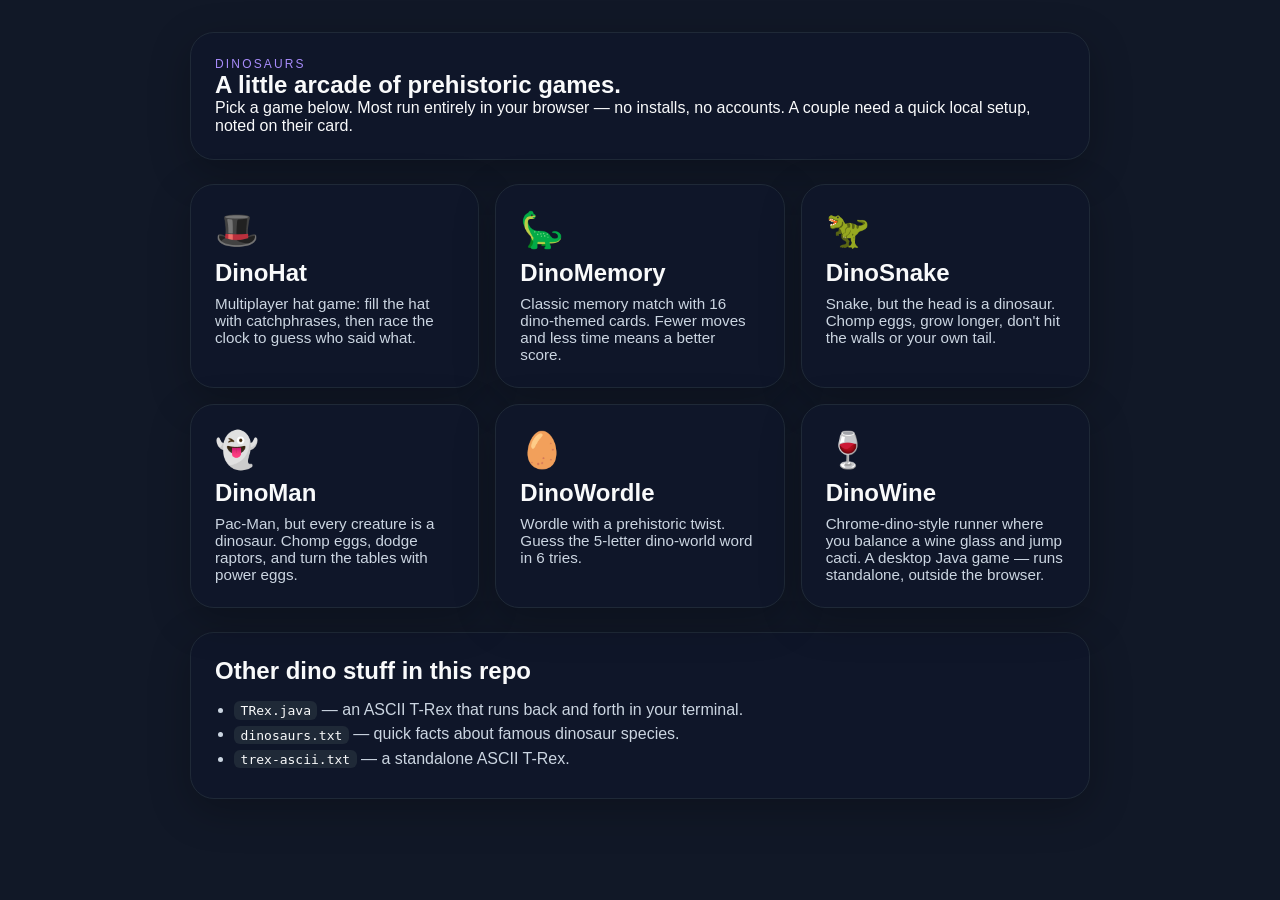
<file: index.html>
<!DOCTYPE html>
<html lang="en">
<head>
    <meta charset="UTF-8">
    <meta name="viewport" content="width=device-width, initial-scale=1.0">
    <title>Dinosaurs — Game Hub</title>
    <link rel="stylesheet" href="styles.css">
</head>
<body>
<main class="page">
    <section class="hero card">
        <p class="eyebrow">Dinosaurs</p>
        <h1>A little arcade of prehistoric games.</h1>
        <p>Pick a game below. Most run entirely in your browser — no installs, no accounts. A couple need a quick local setup, noted on their card.</p>
    </section>

    <section class="grid">
        <a class="game-card" href="DinoHat/index.html">
            <span class="game-emoji">🎩</span>
            <h2>DinoHat</h2>
            <p>Multiplayer hat game: fill the hat with catchphrases, then race the clock to guess who said what.</p>
        </a>

        <a class="game-card" href="DinoMemory/index.html">
            <span class="game-emoji">🦕</span>
            <h2>DinoMemory</h2>
            <p>Classic memory match with 16 dino-themed cards. Fewer moves and less time means a better score.</p>
        </a>

        <a class="game-card" href="DinoSnake/index.html">
            <span class="game-emoji">🦖</span>
            <h2>DinoSnake</h2>
            <p>Snake, but the head is a dinosaur. Chomp eggs, grow longer, don't hit the walls or your own tail.</p>
        </a>

        <a class="game-card" href="DinoMan/index.html">
            <span class="game-emoji">👻</span>
            <h2>DinoMan</h2>
            <p>Pac-Man, but every creature is a dinosaur. Chomp eggs, dodge raptors, and turn the tables with power eggs.</p>
        </a>

        <a class="game-card" href="DinoWordle/index.html">
            <span class="game-emoji">🥚</span>
            <h2>DinoWordle</h2>
            <p>Wordle with a prehistoric twist. Guess the 5-letter dino-world word in 6 tries.</p>
        </a>

        <a class="game-card" href="DinoWine/index.html">
            <span class="game-emoji">🍷</span>
            <h2>DinoWine</h2>
            <p>Chrome-dino-style runner where you balance a wine glass and jump cacti. A desktop Java game — runs standalone, outside the browser.</p>
        </a>
    </section>

    <section class="card stack">
        <h2>Other dino stuff in this repo</h2>
        <ul class="extras">
            <li><code>TRex.java</code> — an ASCII T-Rex that runs back and forth in your terminal.</li>
            <li><code>dinosaurs.txt</code> — quick facts about famous dinosaur species.</li>
            <li><code>trex-ascii.txt</code> — a standalone ASCII T-Rex.</li>
        </ul>
    </section>
</main>
</body>
</html>
</file>
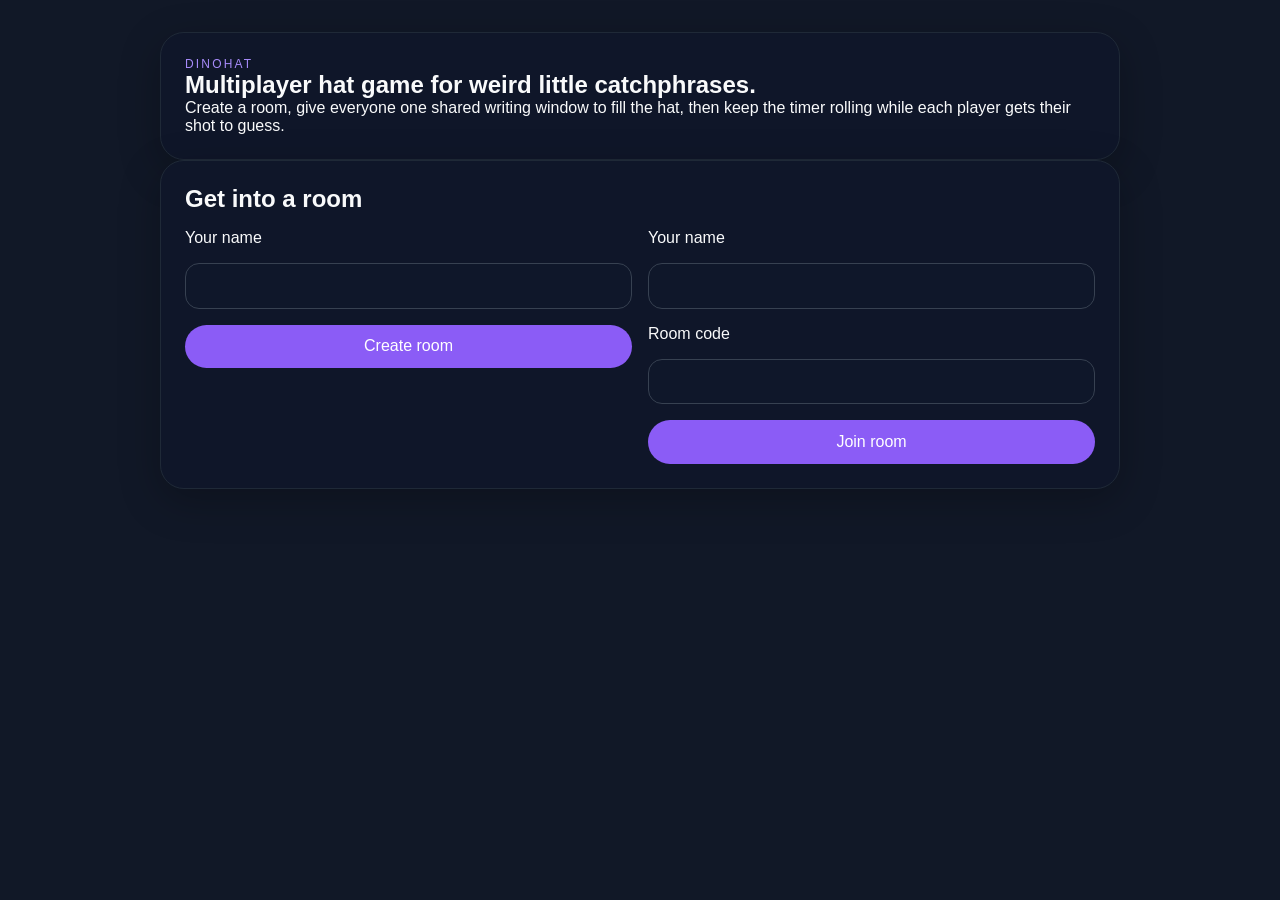
<file: DinoHat/index.html>
<!DOCTYPE html>
<html lang="en">
<head>
    <meta charset="UTF-8">
    <meta name="viewport" content="width=device-width, initial-scale=1.0">
    <title>DinoHat</title>
    <link rel="stylesheet" href="styles.css">
</head>
<body>
<main class="page">
    <section class="hero card">
        <p class="eyebrow">DinoHat</p>
        <h1>Multiplayer hat game for weird little catchphrases.</h1>
        <p>Create a room, give everyone one shared writing window to fill the hat, then keep the timer rolling while each player gets their shot to guess.</p>
    </section>

    <p id="global-message" class="status hidden"></p>

    <section id="auth-section" class="card stack">
        <h2>Get into a room</h2>
        <div class="grid">
            <form id="create-form" class="stack">
                <label for="create-name">Your name</label>
                <input id="create-name" name="playerName" maxlength="20" required>
                <button type="submit">Create room</button>
            </form>

            <form id="join-form" class="stack">
                <label for="join-name">Your name</label>
                <input id="join-name" name="playerName" maxlength="20" required>
                <label for="join-room">Room code</label>
                <input id="join-room" name="roomCode" maxlength="5" required>
                <button type="submit">Join room</button>
            </form>
        </div>
    </section>

    <section id="room-section" class="hidden stack">
        <div class="card stack">
            <div class="row">
                <div>
                    <p class="eyebrow">Room</p>
                    <h2 id="room-code">-----</h2>
                </div>
                <button id="leave-room" class="secondary">Leave room</button>
            </div>
            <p id="phase-label">Waiting in lobby.</p>
            <p id="status-message" class="status"></p>
        </div>

        <section id="finished-panel" class="card stack hidden">
            <p class="eyebrow">Stop screen</p>
            <h3>Game finished</h3>
            <p id="winner-summary" class="winner-summary"></p>
            <p class="muted">Create a new room when you want another round.</p>
        </section>

        <section id="admin-panel" class="card stack hidden">
            <div class="row">
                <div>
                    <p class="eyebrow">Admin window</p>
                    <h3>Invite and moderate players</h3>
                </div>
                <span class="pill accent">host</span>
            </div>
            <label for="invite-link">Share this invite link</label>
            <div class="inline-action">
                <input id="invite-link" readonly>
                <button id="copy-invite" type="button">Copy link</button>
            </div>
            <p class="muted">Room code: <strong id="invite-code"></strong></p>
            <p class="muted">Kick buttons show up next to every non-host player.</p>
        </section>

        <div class="grid">
            <section class="card stack">
                <h3>Players</h3>
                <ul id="players-list" class="players"></ul>
            </section>

            <section class="card stack">
                <h3>Add a clue</h3>
                <p class="muted">Each player can have up to 10 clues in the hat.</p>
                <p id="countdown-label" class="countdown hidden"></p>
                <form id="clue-form" class="stack">
                    <label for="clue-text">What do they say a lot?</label>
                    <textarea id="clue-text" name="clueText" rows="3" maxlength="120" required></textarea>
                    <label for="target-player">Who says it?</label>
                    <select id="target-player" name="targetPlayerId" required></select>
                    <button type="submit">Drop it in the hat</button>
                </form>
                <button id="start-game" class="hidden">Start 30-second clue timer</button>
            </section>
        </div>

        <section class="card stack">
            <h3>Guess round</h3>
            <p id="round-label"></p>
            <div id="guess-panel" class="hidden stack">
                <div class="clue-box">
                    <p class="eyebrow">Live clue</p>
                    <p id="active-clue"></p>
                </div>
                <form id="guess-form" class="stack">
                    <label for="guess-player">Who says that?</label>
                    <select id="guess-player" name="guessedPlayerId" required></select>
                    <button type="submit">Submit guess</button>
                </form>
            </div>
        </section>
    </section>
</main>

<script src="app.js"></script>
</body>
</html>
</file>
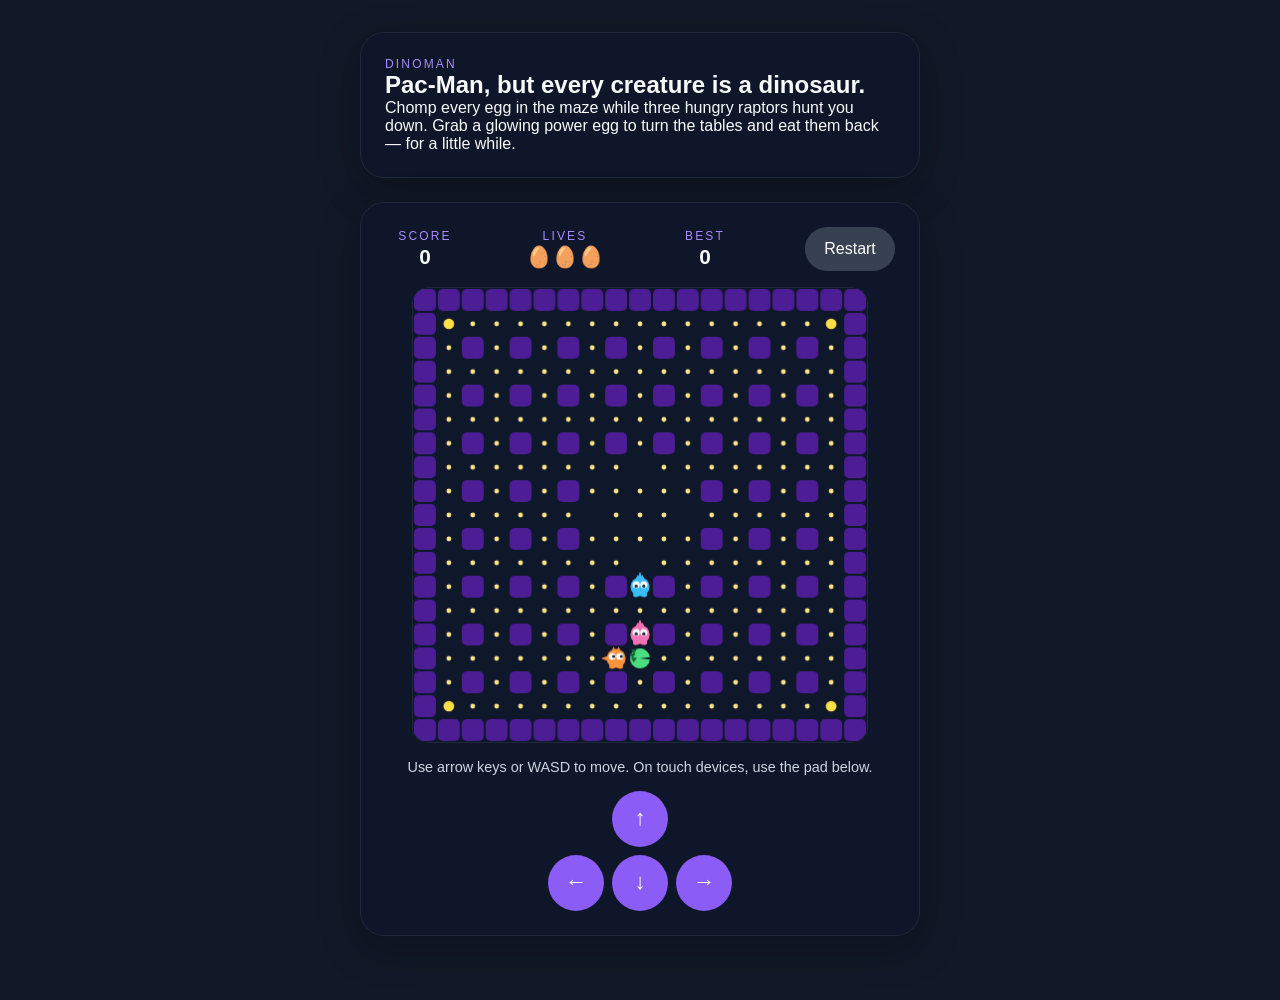
<file: DinoMan/index.html>
<!DOCTYPE html>
<html lang="en">
<head>
    <meta charset="UTF-8">
    <meta name="viewport" content="width=device-width, initial-scale=1.0">
    <title>DinoMan</title>
    <link rel="stylesheet" href="styles.css">
</head>
<body>
<main class="page">
    <section class="hero card">
        <p class="eyebrow">DinoMan</p>
        <h1>Pac-Man, but every creature is a dinosaur.</h1>
        <p>Chomp every egg in the maze while three hungry raptors hunt you down. Grab a glowing power egg to turn the tables and eat them back — for a little while.</p>
    </section>

    <section class="card stack">
        <div class="row stats-row">
            <div class="stat">
                <p class="eyebrow">Score</p>
                <p id="score" class="stat-value">0</p>
            </div>
            <div class="stat">
                <p class="eyebrow">Lives</p>
                <p id="lives" class="stat-value">🥚🥚🥚</p>
            </div>
            <div class="stat">
                <p class="eyebrow">Best</p>
                <p id="best" class="stat-value">0</p>
            </div>
            <button id="restart-button" class="secondary">Restart</button>
        </div>

        <p id="status-message" class="status hidden"></p>

        <div class="board-wrap">
            <canvas id="game-canvas" width="456" height="456" aria-label="DinoMan maze"></canvas>
        </div>

        <p class="muted">Use arrow keys or WASD to move. On touch devices, use the pad below.</p>

        <div class="dpad">
            <button type="button" class="dpad-btn dpad-up" data-direction="up" aria-label="Move up">&#8593;</button>
            <button type="button" class="dpad-btn dpad-left" data-direction="left" aria-label="Move left">&#8592;</button>
            <button type="button" class="dpad-btn dpad-down" data-direction="down" aria-label="Move down">&#8595;</button>
            <button type="button" class="dpad-btn dpad-right" data-direction="right" aria-label="Move right">&#8594;</button>
        </div>
    </section>
</main>

<script src="app.js"></script>
</body>
</html>
</file>
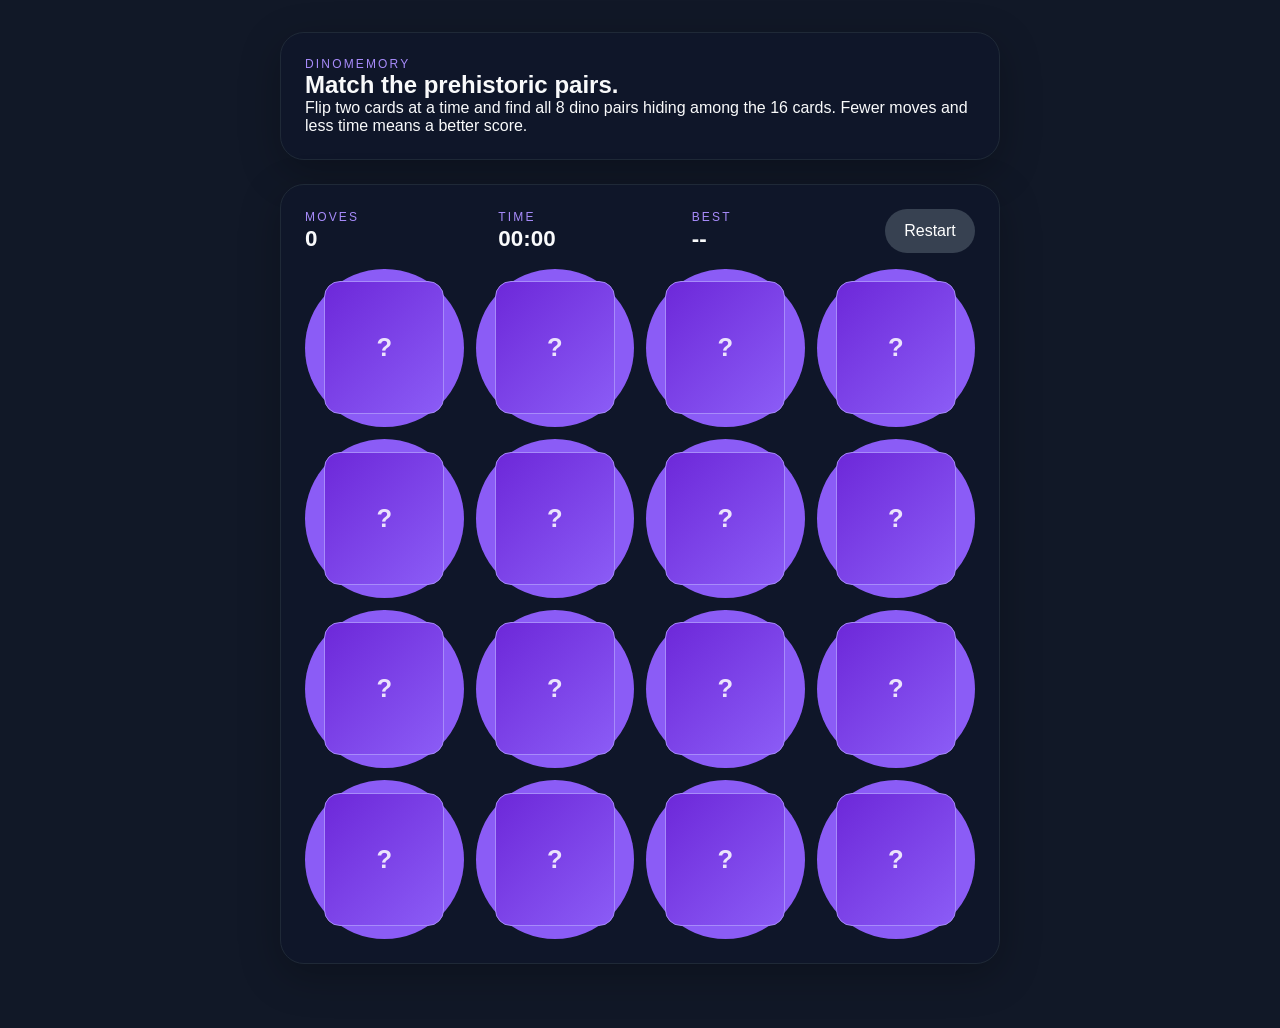
<file: DinoMemory/index.html>
<!DOCTYPE html>
<html lang="en">
<head>
    <meta charset="UTF-8">
    <meta name="viewport" content="width=device-width, initial-scale=1.0">
    <title>DinoMemory</title>
    <link rel="stylesheet" href="styles.css">
</head>
<body>
<main class="page">
    <section class="hero card">
        <p class="eyebrow">DinoMemory</p>
        <h1>Match the prehistoric pairs.</h1>
        <p>Flip two cards at a time and find all 8 dino pairs hiding among the 16 cards. Fewer moves and less time means a better score.</p>
    </section>

    <section class="card stack">
        <div class="row stats-row">
            <div class="stat">
                <p class="eyebrow">Moves</p>
                <p id="moves" class="stat-value">0</p>
            </div>
            <div class="stat">
                <p class="eyebrow">Time</p>
                <p id="timer" class="stat-value">00:00</p>
            </div>
            <div class="stat">
                <p class="eyebrow">Best</p>
                <p id="best" class="stat-value">--</p>
            </div>
            <button id="restart-button" class="secondary">Restart</button>
        </div>

        <p id="win-message" class="status hidden"></p>

        <div id="board" class="board" aria-label="Memory game board"></div>
    </section>
</main>

<script src="app.js"></script>
</body>
</html>
</file>
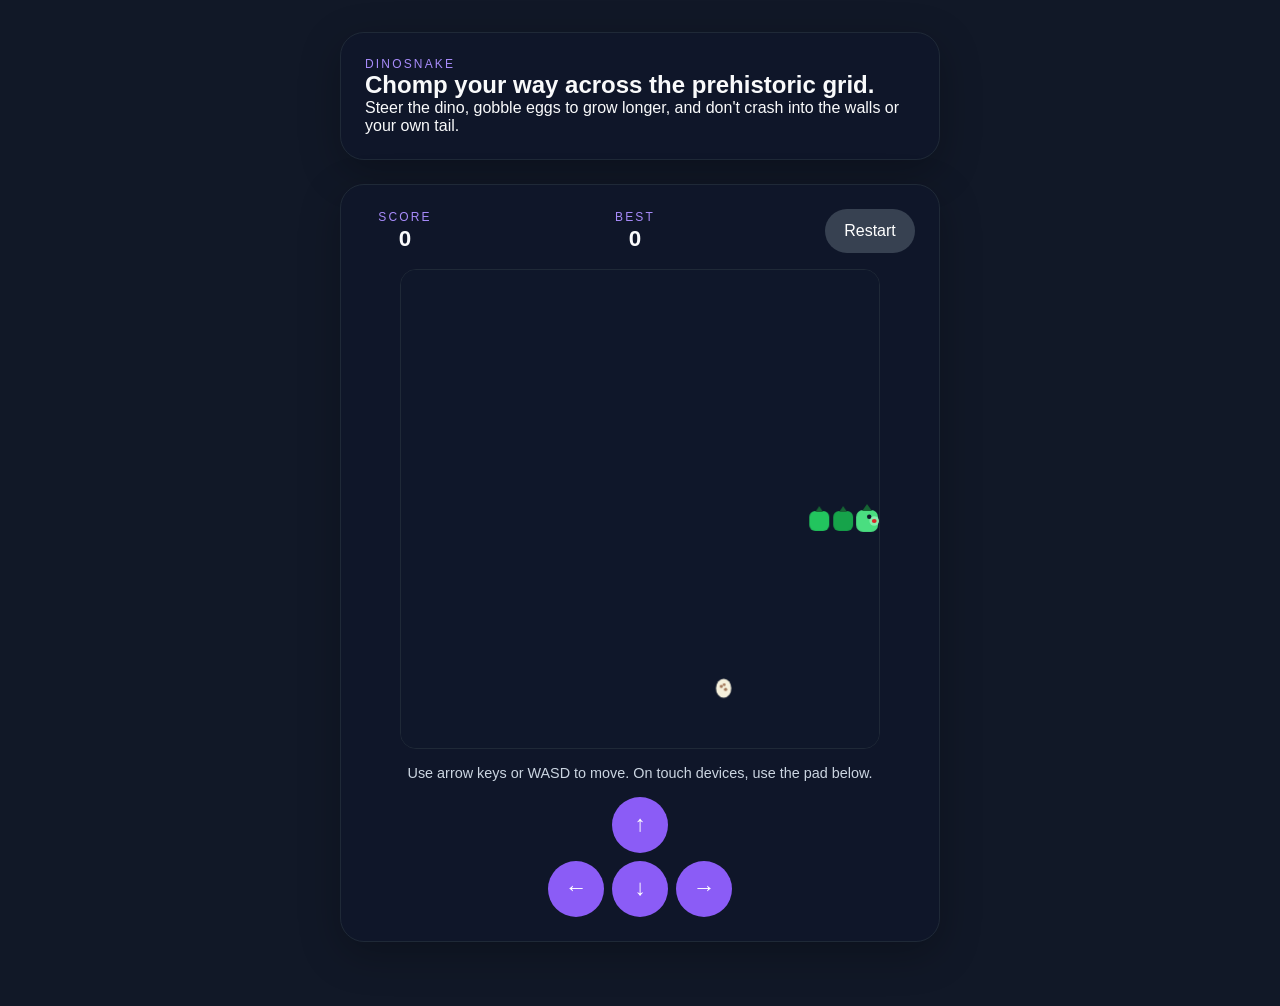
<file: DinoSnake/index.html>
<!DOCTYPE html>
<html lang="en">
<head>
    <meta charset="UTF-8">
    <meta name="viewport" content="width=device-width, initial-scale=1.0">
    <title>DinoSnake</title>
    <link rel="stylesheet" href="styles.css">
</head>
<body>
<main class="page">
    <section class="hero card">
        <p class="eyebrow">DinoSnake</p>
        <h1>Chomp your way across the prehistoric grid.</h1>
        <p>Steer the dino, gobble eggs to grow longer, and don't crash into the walls or your own tail.</p>
    </section>

    <section class="card stack">
        <div class="row stats-row">
            <div class="stat">
                <p class="eyebrow">Score</p>
                <p id="score" class="stat-value">0</p>
            </div>
            <div class="stat">
                <p class="eyebrow">Best</p>
                <p id="best" class="stat-value">0</p>
            </div>
            <button id="restart-button" class="secondary">Restart</button>
        </div>

        <p id="status-message" class="status hidden"></p>

        <div class="board-wrap">
            <canvas id="game-canvas" width="480" height="480" aria-label="DinoSnake game board"></canvas>
        </div>

        <p class="muted">Use arrow keys or WASD to move. On touch devices, use the pad below.</p>

        <div class="dpad">
            <button type="button" class="dpad-btn dpad-up" data-direction="up" aria-label="Move up">&#8593;</button>
            <button type="button" class="dpad-btn dpad-left" data-direction="left" aria-label="Move left">&#8592;</button>
            <button type="button" class="dpad-btn dpad-down" data-direction="down" aria-label="Move down">&#8595;</button>
            <button type="button" class="dpad-btn dpad-right" data-direction="right" aria-label="Move right">&#8594;</button>
        </div>
    </section>
</main>

<script src="app.js"></script>
</body>
</html>
</file>
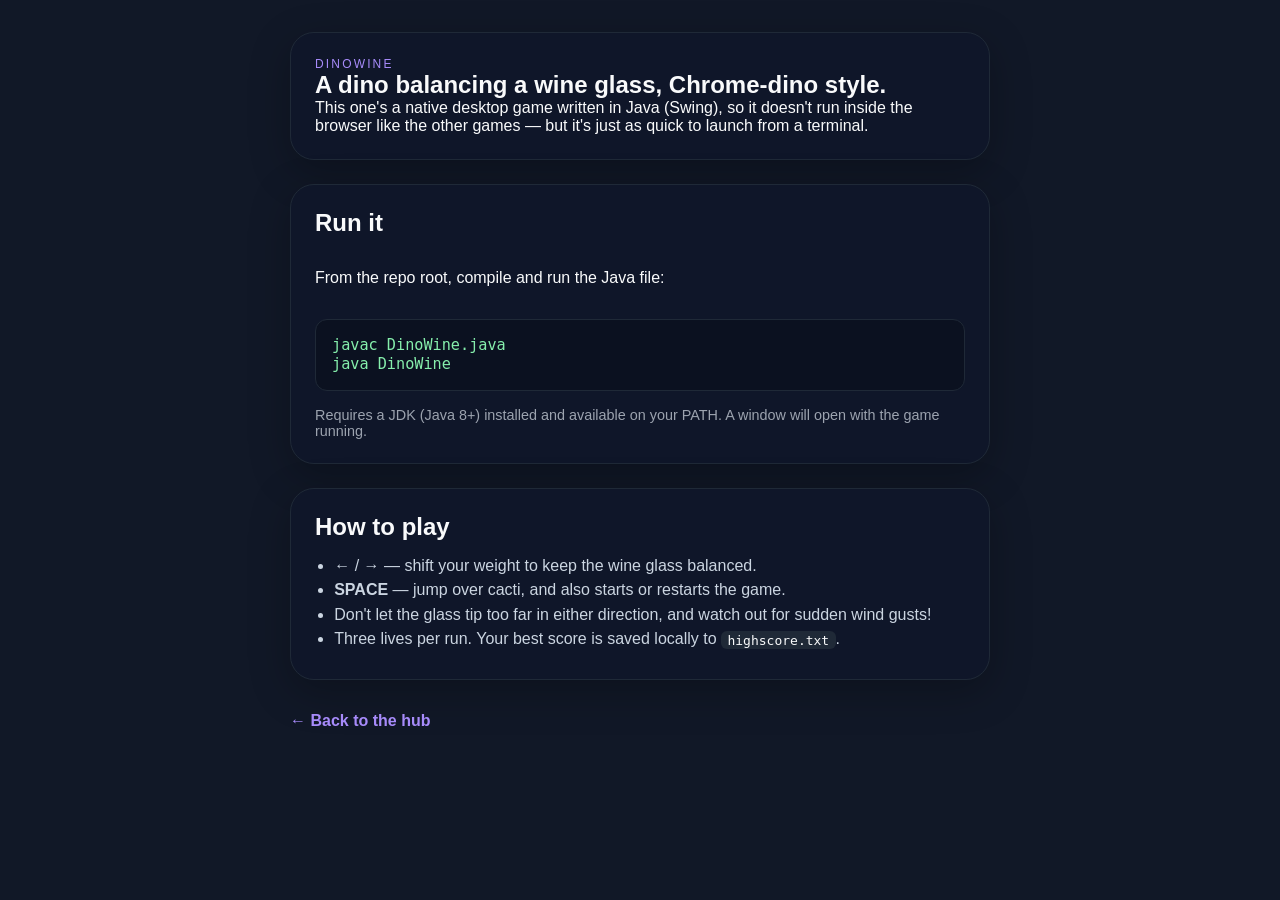
<file: DinoWine/index.html>
<!DOCTYPE html>
<html lang="en">
<head>
    <meta charset="UTF-8">
    <meta name="viewport" content="width=device-width, initial-scale=1.0">
    <title>DinoWine</title>
    <link rel="stylesheet" href="styles.css">
</head>
<body>
<main class="page">
    <section class="hero card">
        <p class="eyebrow">DinoWine</p>
        <h1>A dino balancing a wine glass, Chrome-dino style.</h1>
        <p>This one's a native desktop game written in Java (Swing), so it doesn't run inside the browser like the other games — but it's just as quick to launch from a terminal.</p>
    </section>

    <section class="card stack">
        <h2>Run it</h2>
        <p>From the repo root, compile and run the Java file:</p>
        <pre class="code-block"><code>javac DinoWine.java
java DinoWine</code></pre>
        <p class="muted">Requires a JDK (Java 8+) installed and available on your PATH. A window will open with the game running.</p>
    </section>

    <section class="card stack">
        <h2>How to play</h2>
        <ul class="extras">
            <li><strong>&larr;</strong> / <strong>&rarr;</strong> &mdash; shift your weight to keep the wine glass balanced.</li>
            <li><strong>SPACE</strong> &mdash; jump over cacti, and also starts or restarts the game.</li>
            <li>Don't let the glass tip too far in either direction, and watch out for sudden wind gusts!</li>
            <li>Three lives per run. Your best score is saved locally to <code>highscore.txt</code>.</li>
        </ul>
    </section>

    <p><a class="back-link" href="../index.html">&larr; Back to the hub</a></p>
</main>
</body>
</html>
</file>
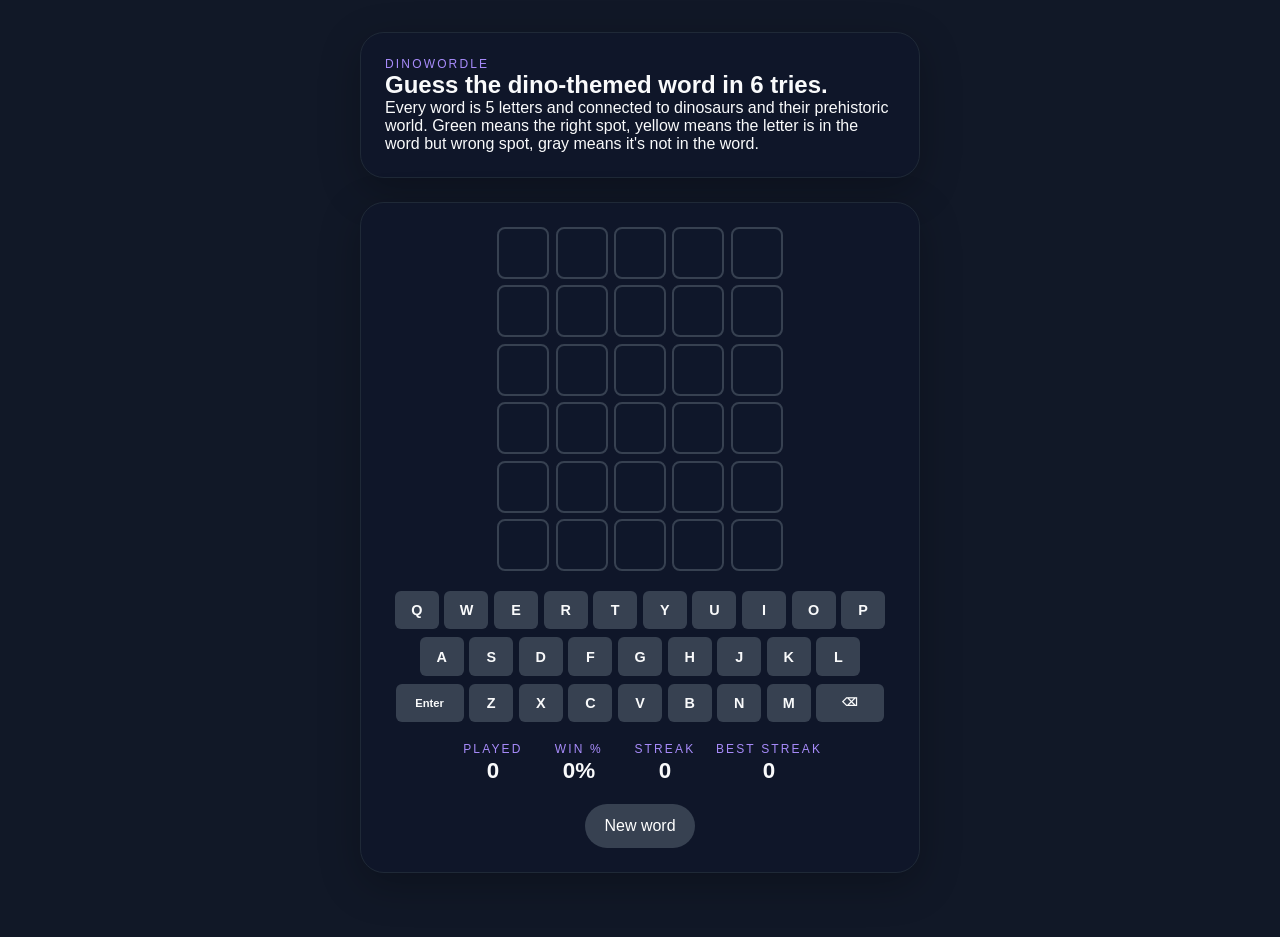
<file: DinoWordle/index.html>
<!DOCTYPE html>
<html lang="en">
<head>
    <meta charset="UTF-8">
    <meta name="viewport" content="width=device-width, initial-scale=1.0">
    <title>DinoWordle</title>
    <link rel="stylesheet" href="styles.css">
</head>
<body>
<main class="page">
    <section class="hero card">
        <p class="eyebrow">DinoWordle</p>
        <h1>Guess the dino-themed word in 6 tries.</h1>
        <p>Every word is 5 letters and connected to dinosaurs and their prehistoric world. Green means the right spot, yellow means the letter is in the word but wrong spot, gray means it's not in the word.</p>
    </section>

    <section class="card stack">
        <p id="message-banner" class="status hidden"></p>

        <div id="board" class="board" aria-label="DinoWordle board"></div>

        <div id="keyboard" class="keyboard" aria-label="On-screen keyboard"></div>

        <div class="row stats-row">
            <div class="stat">
                <p class="eyebrow">Played</p>
                <p id="stat-played" class="stat-value">0</p>
            </div>
            <div class="stat">
                <p class="eyebrow">Win %</p>
                <p id="stat-winpct" class="stat-value">0</p>
            </div>
            <div class="stat">
                <p class="eyebrow">Streak</p>
                <p id="stat-streak" class="stat-value">0</p>
            </div>
            <div class="stat">
                <p class="eyebrow">Best streak</p>
                <p id="stat-best" class="stat-value">0</p>
            </div>
        </div>

        <div class="row action-row">
            <button id="share-button" class="secondary hidden">Copy result</button>
            <button id="new-word-button" class="secondary">New word</button>
        </div>
    </section>
</main>

<script src="app.js"></script>
</body>
</html>
</file>
<file: styles.css>
* {
    box-sizing: border-box;
}

body {
    margin: 0;
    font-family: Arial, Helvetica, sans-serif;
    background: #111827;
    color: #f9fafb;
}

.page {
    width: min(900px, calc(100% - 2rem));
    margin: 2rem auto 4rem;
}

.card {
    background: rgba(15, 23, 42, 0.95);
    border: 1px solid #1f2937;
    border-radius: 24px;
    padding: 1.5rem;
    box-shadow: 0 12px 40px rgba(0, 0, 0, 0.25);
    margin-top: 1.5rem;
}

.stack {
    display: flex;
    flex-direction: column;
    gap: 1rem;
}

.eyebrow {
    margin: 0;
    text-transform: uppercase;
    letter-spacing: 0.18em;
    color: #a78bfa;
    font-size: 0.75rem;
}

.hero h1,
.hero p,
h2 {
    margin: 0;
}

.grid {
    display: grid;
    grid-template-columns: repeat(auto-fit, minmax(220px, 1fr));
    gap: 1rem;
    margin-top: 1.5rem;
}

.game-card {
    display: flex;
    flex-direction: column;
    gap: 0.5rem;
    background: rgba(15, 23, 42, 0.95);
    border: 1px solid #1f2937;
    border-radius: 24px;
    padding: 1.5rem;
    text-decoration: none;
    color: #f9fafb;
    box-shadow: 0 12px 40px rgba(0, 0, 0, 0.25);
    transition: transform 0.15s ease, border-color 0.15s ease;
}

.game-card:hover {
    transform: translateY(-4px);
    border-color: #8b5cf6;
}

.game-card h2 {
    margin: 0;
}

.game-card p {
    margin: 0;
    color: #cbd5e1;
    font-size: 0.95rem;
}

.game-emoji {
    font-size: 2.2rem;
}

.extras {
    margin: 0;
    padding-left: 1.2rem;
    color: #cbd5e1;
}

.extras li {
    margin-bottom: 0.4rem;
}

.extras code {
    background: #1f2937;
    padding: 0.1rem 0.4rem;
    border-radius: 6px;
    color: #f9fafb;
}

@media (max-width: 480px) {
    .page {
        width: min(100% - 1rem, 900px);
        margin-top: 1rem;
    }
}
</file>
<file: DinoHat/styles.css>
* {
    box-sizing: border-box;
}

body {
    margin: 0;
    font-family: Arial, Helvetica, sans-serif;
    background: #111827;
    color: #f9fafb;
}

button,
input,
textarea,
select {
    font: inherit;
}

button {
    border: 0;
    border-radius: 999px;
    background: #8b5cf6;
    color: #fff;
    padding: 0.8rem 1.2rem;
    cursor: pointer;
}

button.secondary {
    background: #374151;
}

button.danger {
    background: #dc2626;
}

button.small {
    padding: 0.55rem 0.9rem;
}

input,
textarea,
select {
    width: 100%;
    border: 1px solid #374151;
    border-radius: 14px;
    padding: 0.8rem 1rem;
    background: #0f172a;
    color: #f9fafb;
}

textarea {
    resize: vertical;
}

.page {
    width: min(960px, calc(100% - 2rem));
    margin: 2rem auto 4rem;
}

.card {
    background: rgba(15, 23, 42, 0.95);
    border: 1px solid #1f2937;
    border-radius: 24px;
    padding: 1.5rem;
    box-shadow: 0 12px 40px rgba(0, 0, 0, 0.25);
}

.stack {
    display: flex;
    flex-direction: column;
    gap: 1rem;
}

.grid {
    display: grid;
    grid-template-columns: repeat(auto-fit, minmax(280px, 1fr));
    gap: 1rem;
}

.row {
    display: flex;
    gap: 1rem;
    align-items: center;
    justify-content: space-between;
}

.inline-action {
    display: flex;
    gap: 0.75rem;
    flex-wrap: wrap;
}

.inline-action input {
    flex: 1 1 280px;
}

.eyebrow {
    margin: 0;
    text-transform: uppercase;
    letter-spacing: 0.18em;
    color: #a78bfa;
    font-size: 0.75rem;
}

.hero h1,
.hero p,
h2,
h3 {
    margin: 0;
}

.players {
    list-style: none;
    padding: 0;
    margin: 0;
    display: flex;
    flex-direction: column;
    gap: 0.75rem;
}

.player-item {
    display: flex;
    justify-content: space-between;
    align-items: center;
    gap: 1rem;
    padding: 0.85rem 1rem;
    border-radius: 16px;
    background: #111827;
    border: 1px solid #1f2937;
}

.player-meta {
    display: flex;
    flex-direction: column;
    gap: 0.35rem;
    min-width: 0;
}

.pill {
    display: inline-block;
    margin-left: 0.5rem;
    padding: 0.15rem 0.55rem;
    border-radius: 999px;
    font-size: 0.75rem;
    background: #374151;
}

.pill.accent {
    background: #8b5cf6;
}

.clue-box {
    padding: 1rem;
    border-radius: 18px;
    background: #1f2937;
    border: 1px solid #312e81;
}

.status {
    min-height: 1.4rem;
    color: #c4b5fd;
}

.status.error {
    color: #fca5a5;
}

.muted {
    margin: 0;
    color: #cbd5e1;
}

.winner-summary {
    margin: 0;
    font-size: 1.2rem;
    font-weight: 700;
    color: #f9fafb;
}

.countdown {
    margin: 0;
    font-weight: 700;
    color: #fbbf24;
}

.hidden {
    display: none !important;
}

@media (max-width: 640px) {
    .page {
        width: min(100% - 1rem, 960px);
        margin-top: 1rem;
    }

    .row,
    .player-item {
        flex-direction: column;
        align-items: flex-start;
    }
}
</file>
<file: DinoMan/styles.css>
* {
    box-sizing: border-box;
}

body {
    margin: 0;
    font-family: Arial, Helvetica, sans-serif;
    background: #111827;
    color: #f9fafb;
}

button {
    font: inherit;
    border: 0;
    border-radius: 999px;
    background: #8b5cf6;
    color: #fff;
    padding: 0.8rem 1.2rem;
    cursor: pointer;
}

button.secondary {
    background: #374151;
}

.page {
    width: min(560px, calc(100% - 2rem));
    margin: 2rem auto 4rem;
}

.card {
    background: rgba(15, 23, 42, 0.95);
    border: 1px solid #1f2937;
    border-radius: 24px;
    padding: 1.5rem;
    box-shadow: 0 12px 40px rgba(0, 0, 0, 0.25);
    margin-top: 1.5rem;
}

.stack {
    display: flex;
    flex-direction: column;
    gap: 1rem;
    align-items: center;
}

.row {
    display: flex;
    gap: 1rem;
    align-items: center;
    justify-content: space-between;
    width: 100%;
}

.eyebrow {
    margin: 0;
    text-transform: uppercase;
    letter-spacing: 0.18em;
    color: #a78bfa;
    font-size: 0.75rem;
}

.hero h1,
.hero p {
    margin: 0;
}

.stats-row {
    flex-wrap: wrap;
}

.stat {
    min-width: 80px;
    text-align: center;
}

.stat-value {
    margin: 0.15rem 0 0;
    font-size: 1.3rem;
    font-weight: 700;
}

.status {
    min-height: 1.4rem;
    color: #fbbf24;
    font-weight: 700;
    font-size: 1.05rem;
    margin: 0;
    text-align: center;
}

.status.win {
    color: #4ade80;
}

.status.lose {
    color: #f87171;
}

.muted {
    margin: 0;
    color: #cbd5e1;
    font-size: 0.9rem;
    text-align: center;
}

.hidden {
    display: none !important;
}

.board-wrap {
    width: 100%;
    display: flex;
    justify-content: center;
}

#game-canvas {
    width: min(100%, 456px);
    aspect-ratio: 1 / 1;
    background: #0f172a;
    border: 1px solid #1f2937;
    border-radius: 16px;
}

.dpad {
    display: grid;
    grid-template-columns: repeat(3, 56px);
    grid-template-rows: repeat(2, 56px);
    gap: 0.5rem;
    justify-content: center;
}

.dpad-btn {
    padding: 0;
    font-size: 1.4rem;
    line-height: 1;
    display: flex;
    align-items: center;
    justify-content: center;
}

.dpad-up {
    grid-column: 2;
    grid-row: 1;
}

.dpad-left {
    grid-column: 1;
    grid-row: 2;
}

.dpad-down {
    grid-column: 2;
    grid-row: 2;
}

.dpad-right {
    grid-column: 3;
    grid-row: 2;
}

@media (max-width: 480px) {
    .page {
        width: min(100% - 1rem, 560px);
        margin-top: 1rem;
    }
}
</file>
<file: DinoMemory/styles.css>
* {
    box-sizing: border-box;
}

body {
    margin: 0;
    font-family: Arial, Helvetica, sans-serif;
    background: #111827;
    color: #f9fafb;
}

button {
    font: inherit;
    border: 0;
    border-radius: 999px;
    background: #8b5cf6;
    color: #fff;
    padding: 0.8rem 1.2rem;
    cursor: pointer;
}

button.secondary {
    background: #374151;
}

.page {
    width: min(720px, calc(100% - 2rem));
    margin: 2rem auto 4rem;
}

.card {
    background: rgba(15, 23, 42, 0.95);
    border: 1px solid #1f2937;
    border-radius: 24px;
    padding: 1.5rem;
    box-shadow: 0 12px 40px rgba(0, 0, 0, 0.25);
    margin-top: 1.5rem;
}

.stack {
    display: flex;
    flex-direction: column;
    gap: 1rem;
}

.row {
    display: flex;
    gap: 1rem;
    align-items: center;
    justify-content: space-between;
}

.eyebrow {
    margin: 0;
    text-transform: uppercase;
    letter-spacing: 0.18em;
    color: #a78bfa;
    font-size: 0.75rem;
}

.hero h1,
.hero p {
    margin: 0;
}

.stats-row {
    flex-wrap: wrap;
}

.stat {
    min-width: 80px;
}

.stat-value {
    margin: 0.15rem 0 0;
    font-size: 1.4rem;
    font-weight: 700;
}

.status {
    min-height: 1.4rem;
    color: #c4b5fd;
    font-weight: 700;
    font-size: 1.05rem;
    margin: 0;
}

.hidden {
    display: none !important;
}

.board {
    display: grid;
    grid-template-columns: repeat(4, 1fr);
    gap: 0.75rem;
}

.tile {
    perspective: 800px;
    aspect-ratio: 1 / 1;
}

.tile-inner {
    position: relative;
    width: 100%;
    height: 100%;
    transition: transform 0.4s;
    transform-style: preserve-3d;
    border-radius: 16px;
}

.tile.flipped .tile-inner,
.tile.matched .tile-inner {
    transform: rotateY(180deg);
}

.tile-face {
    position: absolute;
    inset: 0;
    display: flex;
    align-items: center;
    justify-content: center;
    border-radius: 16px;
    backface-visibility: hidden;
    font-size: clamp(1.6rem, 6vw, 2.4rem);
}

.tile-front {
    background: linear-gradient(135deg, #6d28d9, #8b5cf6);
    border: 1px solid #a78bfa;
}

.tile-front::after {
    content: "?";
    color: rgba(255, 255, 255, 0.85);
    font-weight: 700;
    font-size: 1.6rem;
}

.tile-back {
    background: #0f172a;
    border: 1px solid #1f2937;
    transform: rotateY(180deg);
}

.tile.matched .tile-back {
    background: #14532d;
    border-color: #22c55e;
}

.tile:not(.flipped):not(.matched):not(.disabled):hover .tile-inner {
    transform: translateY(-3px);
}

.tile.disabled {
    cursor: default;
}

@media (max-width: 480px) {
    .page {
        width: min(100% - 1rem, 720px);
        margin-top: 1rem;
    }

    .board {
        gap: 0.5rem;
    }
}
</file>
<file: DinoSnake/styles.css>
* {
    box-sizing: border-box;
}

body {
    margin: 0;
    font-family: Arial, Helvetica, sans-serif;
    background: #111827;
    color: #f9fafb;
}

button {
    font: inherit;
    border: 0;
    border-radius: 999px;
    background: #8b5cf6;
    color: #fff;
    padding: 0.8rem 1.2rem;
    cursor: pointer;
}

button.secondary {
    background: #374151;
}

.page {
    width: min(600px, calc(100% - 2rem));
    margin: 2rem auto 4rem;
}

.card {
    background: rgba(15, 23, 42, 0.95);
    border: 1px solid #1f2937;
    border-radius: 24px;
    padding: 1.5rem;
    box-shadow: 0 12px 40px rgba(0, 0, 0, 0.25);
    margin-top: 1.5rem;
}

.stack {
    display: flex;
    flex-direction: column;
    gap: 1rem;
    align-items: center;
}

.row {
    display: flex;
    gap: 1rem;
    align-items: center;
    justify-content: space-between;
    width: 100%;
}

.eyebrow {
    margin: 0;
    text-transform: uppercase;
    letter-spacing: 0.18em;
    color: #a78bfa;
    font-size: 0.75rem;
}

.hero h1,
.hero p {
    margin: 0;
}

.stats-row {
    flex-wrap: wrap;
}

.stat {
    min-width: 80px;
    text-align: center;
}

.stat-value {
    margin: 0.15rem 0 0;
    font-size: 1.4rem;
    font-weight: 700;
}

.status {
    min-height: 1.4rem;
    color: #fbbf24;
    font-weight: 700;
    font-size: 1.05rem;
    margin: 0;
    text-align: center;
}

.muted {
    margin: 0;
    color: #cbd5e1;
    font-size: 0.9rem;
    text-align: center;
}

.hidden {
    display: none !important;
}

.board-wrap {
    width: 100%;
    display: flex;
    justify-content: center;
}

#game-canvas {
    width: min(100%, 480px);
    aspect-ratio: 1 / 1;
    background: #0f172a;
    border: 1px solid #1f2937;
    border-radius: 16px;
}

.dpad {
    display: grid;
    grid-template-columns: repeat(3, 56px);
    grid-template-rows: repeat(2, 56px);
    gap: 0.5rem;
    justify-content: center;
}

.dpad-btn {
    padding: 0;
    font-size: 1.4rem;
    line-height: 1;
    display: flex;
    align-items: center;
    justify-content: center;
}

.dpad-up {
    grid-column: 2;
    grid-row: 1;
}

.dpad-left {
    grid-column: 1;
    grid-row: 2;
}

.dpad-down {
    grid-column: 2;
    grid-row: 2;
}

.dpad-right {
    grid-column: 3;
    grid-row: 2;
}

@media (max-width: 480px) {
    .page {
        width: min(100% - 1rem, 600px);
        margin-top: 1rem;
    }
}
</file>
<file: DinoWine/styles.css>
* {
    box-sizing: border-box;
}

body {
    margin: 0;
    font-family: Arial, Helvetica, sans-serif;
    background: #111827;
    color: #f9fafb;
}

.page {
    width: min(700px, calc(100% - 2rem));
    margin: 2rem auto 4rem;
}

.card {
    background: rgba(15, 23, 42, 0.95);
    border: 1px solid #1f2937;
    border-radius: 24px;
    padding: 1.5rem;
    box-shadow: 0 12px 40px rgba(0, 0, 0, 0.25);
    margin-top: 1.5rem;
}

.stack {
    display: flex;
    flex-direction: column;
    gap: 1rem;
}

.eyebrow {
    margin: 0;
    text-transform: uppercase;
    letter-spacing: 0.18em;
    color: #a78bfa;
    font-size: 0.75rem;
}

.hero h1,
.hero p,
h2 {
    margin: 0;
}

.code-block {
    margin: 0;
    background: #0b1120;
    border: 1px solid #1f2937;
    border-radius: 12px;
    padding: 1rem;
    font-family: "Courier New", Courier, monospace;
    font-size: 0.95rem;
    color: #86efac;
    overflow-x: auto;
}

.muted {
    margin: 0;
    color: #9ca3af;
    font-size: 0.9rem;
}

.extras {
    margin: 0;
    padding-left: 1.2rem;
    color: #cbd5e1;
}

.extras li {
    margin-bottom: 0.4rem;
}

.extras code {
    background: #1f2937;
    padding: 0.1rem 0.4rem;
    border-radius: 6px;
    color: #f9fafb;
}

.back-link {
    display: inline-block;
    margin-top: 1rem;
    color: #a78bfa;
    text-decoration: none;
    font-weight: bold;
}

.back-link:hover {
    text-decoration: underline;
}

@media (max-width: 480px) {
    .page {
        width: min(100% - 1rem, 700px);
        margin-top: 1rem;
    }
}
</file>
<file: DinoWordle/styles.css>
* {
    box-sizing: border-box;
}

body {
    margin: 0;
    font-family: Arial, Helvetica, sans-serif;
    background: #111827;
    color: #f9fafb;
}

button {
    font: inherit;
    border: 0;
    border-radius: 999px;
    background: #8b5cf6;
    color: #fff;
    padding: 0.8rem 1.2rem;
    cursor: pointer;
}

button.secondary {
    background: #374151;
}

button:disabled {
    opacity: 0.5;
    cursor: default;
}

.page {
    width: min(560px, calc(100% - 2rem));
    margin: 2rem auto 4rem;
}

.card {
    background: rgba(15, 23, 42, 0.95);
    border: 1px solid #1f2937;
    border-radius: 24px;
    padding: 1.5rem;
    box-shadow: 0 12px 40px rgba(0, 0, 0, 0.25);
    margin-top: 1.5rem;
}

.stack {
    display: flex;
    flex-direction: column;
    gap: 1.25rem;
    align-items: center;
}

.row {
    display: flex;
    gap: 1rem;
    align-items: center;
    justify-content: center;
    width: 100%;
}

.action-row {
    flex-wrap: wrap;
}

.eyebrow {
    margin: 0;
    text-transform: uppercase;
    letter-spacing: 0.18em;
    color: #a78bfa;
    font-size: 0.75rem;
}

.hero h1,
.hero p {
    margin: 0;
}

.stats-row {
    flex-wrap: wrap;
}

.stat {
    min-width: 70px;
    text-align: center;
}

.stat-value {
    margin: 0.15rem 0 0;
    font-size: 1.4rem;
    font-weight: 700;
}

.status {
    min-height: 1.4rem;
    color: #fbbf24;
    font-weight: 700;
    font-size: 1.05rem;
    margin: 0;
    text-align: center;
}

.status.win {
    color: #4ade80;
}

.status.lose {
    color: #f87171;
}

.hidden {
    display: none !important;
}

.board {
    display: grid;
    grid-template-rows: repeat(6, 1fr);
    gap: 0.4rem;
}

.board-row {
    display: grid;
    grid-template-columns: repeat(5, 1fr);
    gap: 0.4rem;
}

.board-row.shake {
    animation: shake 0.4s;
}

.tile {
    width: 52px;
    height: 52px;
    display: flex;
    align-items: center;
    justify-content: center;
    font-size: 1.6rem;
    font-weight: 700;
    text-transform: uppercase;
    border: 2px solid #374151;
    border-radius: 8px;
    background: #0f172a;
    color: #f9fafb;
}

.tile.filled {
    border-color: #6b7280;
}

.tile.flip {
    animation: flip 0.5s ease forwards;
}

.tile.correct {
    background: #16a34a;
    border-color: #16a34a;
}

.tile.present {
    background: #ca8a04;
    border-color: #ca8a04;
}

.tile.absent {
    background: #374151;
    border-color: #374151;
}

.keyboard {
    display: flex;
    flex-direction: column;
    gap: 0.5rem;
    width: 100%;
}

.keyboard-row {
    display: flex;
    justify-content: center;
    gap: 0.35rem;
}

.key {
    flex: 1;
    max-width: 44px;
    padding: 0.7rem 0;
    background: #374151;
    color: #f9fafb;
    border-radius: 6px;
    font-size: 0.9rem;
    font-weight: 700;
    text-align: center;
    cursor: pointer;
    user-select: none;
}

.key.wide {
    max-width: 68px;
    font-size: 0.7rem;
}

.key.correct {
    background: #16a34a;
}

.key.present {
    background: #ca8a04;
}

.key.absent {
    background: #1f2937;
    color: #6b7280;
}

@keyframes flip {
    0% {
        transform: rotateX(0deg);
    }
    50% {
        transform: rotateX(90deg);
    }
    100% {
        transform: rotateX(0deg);
    }
}

@keyframes shake {
    0%, 100% {
        transform: translateX(0);
    }
    20% {
        transform: translateX(-8px);
    }
    40% {
        transform: translateX(8px);
    }
    60% {
        transform: translateX(-6px);
    }
    80% {
        transform: translateX(6px);
    }
}

@media (max-width: 420px) {
    .page {
        width: min(100% - 1rem, 560px);
        margin-top: 1rem;
    }

    .tile {
        width: 15vw;
        height: 15vw;
        font-size: 1.3rem;
    }

    .key {
        max-width: 32px;
        padding: 0.55rem 0;
        font-size: 0.75rem;
    }

    .key.wide {
        max-width: 46px;
        font-size: 0.6rem;
    }
}
</file>
